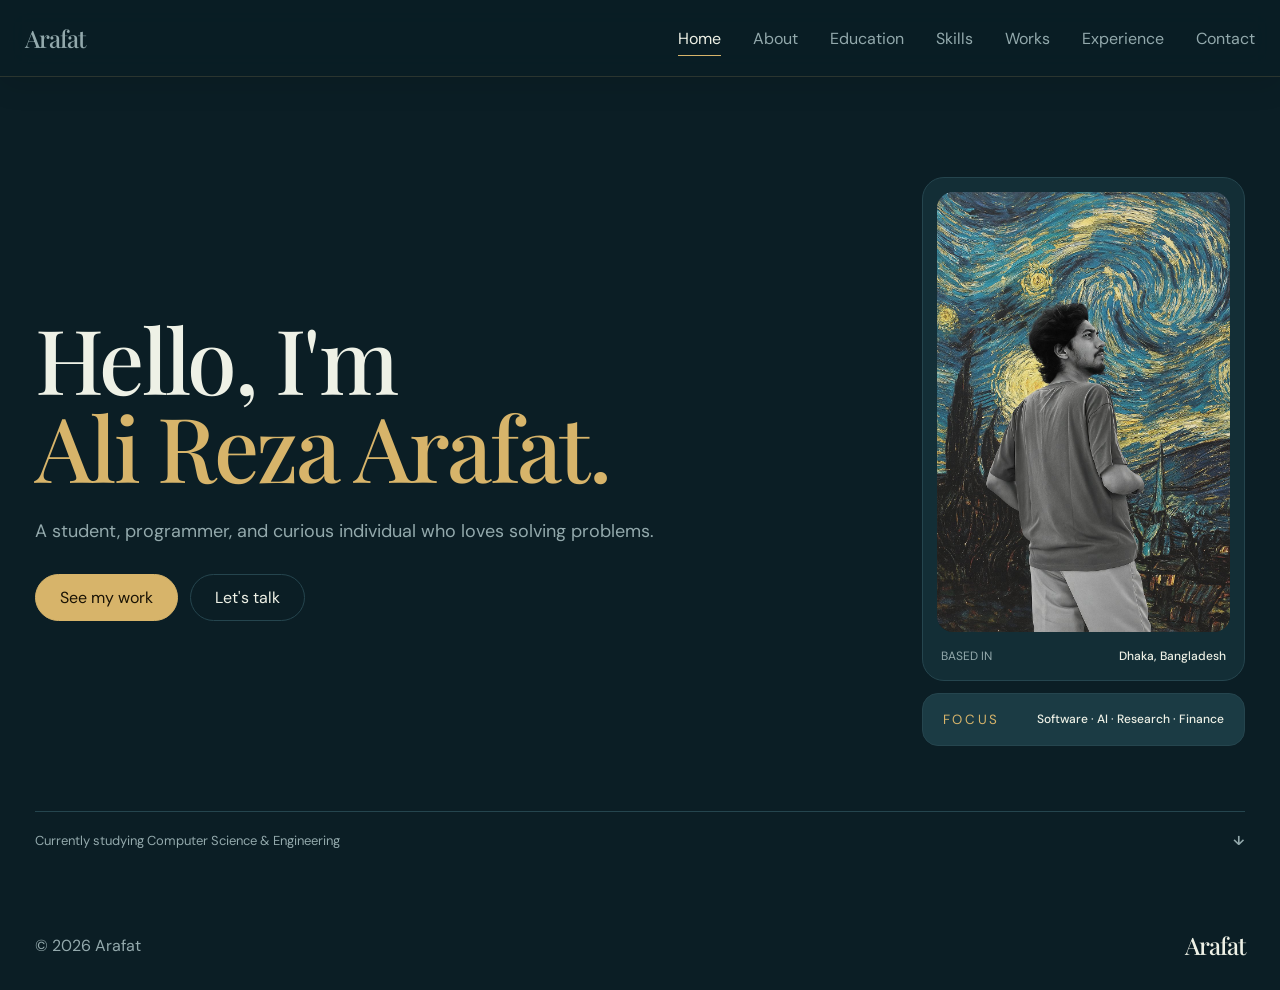
<file: index.html>
<!doctype html>
<html lang="en">
<head>
<meta charset="UTF-8">
<meta name="viewport" content="width=device-width,initial-scale=1">
<title>Arafat — Portfolio</title>
<link rel="preconnect" href="https://fonts.googleapis.com">
<link href="https://fonts.googleapis.com/css2?family=DM+Sans:wght@400;500;600&family=Playfair+Display:wght@500;600&display=swap" rel="stylesheet">
<link rel="stylesheet" href="style.css">
</head>
<body>
<div class="shell">
<header><nav class="nav">
<button class="brand page-link" data-page="home">Arafat</button>
<button class="menu" id="menu">☰</button>
<div class="links" id="links">
<button class="page-link active" data-page="home">Home</button>
<button class="page-link" data-page="about">About</button>
<button class="page-link" data-page="education">Education</button>
<button class="page-link" data-page="skills">Skills</button>
<button class="page-link" data-page="works">Works</button>
<button class="page-link" data-page="experience">Experience</button>
<button class="page-link" data-page="contact">Contact</button>
</div>
</nav></header>

<main>
<section class="page home active-page" id="home"><div class="wrap homegrid">
<div><p class="eyebrow"></p><h1>Hello, I'm<br><span>Ali Reza Arafat.</span></h1><p class="lead">A student, programmer, and curious individual who loves solving problems.</p><div class="actions"><button class="btn dark page-link" data-page="works">See my work</button><button class="btn page-link" data-page="contact">Let's talk</button></div></div>
<div class="side"><div class="profile"><div class="photo"><img src="profile.jpg" alt="Arafat"></div><div class="caption"><span>BASED IN</span><b>Dhaka, Bangladesh</b></div></div><div class="focus"><small>FOCUS</small><b>Software · AI · Research · Finance</b></div></div>
</div><div class="wrap bottom"><span>Currently studying Computer Science & Engineering</span><b>↓</b></div></section>

<section class="page" id="about"><div class="wrap inner"><p class="eyebrow">A LITTLE BIT ABOUT ME</p><h2>About</h2><div class="twocol"><div class="copy"><p>I'm a Computer Science & Engineering student with a strong interest in technology, programming, AI, and research. I enjoy exploring new ideas, learning new things, and solving problems.</p><p>I've worked with C, C++, Java, SQL, HTML, CSS, and JavaScript, and have developed several projects. Beyond programming, I'm also interested in finance, particularly financial engineering, where technology, mathematics, and finance come together.</p></div><div class="cards"><div><strong>CSE</strong><span>Computer Science & Engineering</span></div><div><strong>03+</strong><span>Academic & personal projects</span></div><div><strong>0+</strong><span>Research</span></div></div></div></div></section>

<section class="page" id="education"><div class="wrap inner"><p class="eyebrow">WHERE I LEARNED</p><h2>Education</h2><div class="records">
<article><i>⌂</i><div><h3>B.Sc. in Computer Science & Engineering</h3><p><a href="https://www.uap-bd.edu/" target="_blank" rel="noopener" class="uap-link">University of Asia Pacific (UAP)</a></p><em>Computer Science & Engineering</em></div><time>Present</time></article>
<article><i>◇</i><div><h3>Higher Secondary Certificate</h3><p>Science</p><em>GPA 5.00</em></div><time>Completed</time></article>
<article><i>◇</i><div><h3>Secondary School Certificate</h3><p>Science</p><em>GPA 5.00</em></div><time>Completed</time></article>
</div></div></section>

<section class="page" id="experience"><div class="wrap inner"><p class="eyebrow">WHAT I'VE DONE</p><h2>Experience</h2><div class="records">
<article class="tall"><i>▣</i><div><h3>Student Developer</h3><p>Academic & Personal Projects</p><ul><li>Built programs in C, C++ and Java for algorithms, data structures and OOP.</li><li>Worked with SQL database and developed a database-driven project.</li><li>Designed and developed a responsive personal portfolio website using HTML, CSS, and JavaScript.</li></ul></div><time>Present</time></article>
<article class="tall"><i>▣</i><div><h3>More Projects coming soon</h3><p>Stay Tuned ...</p></li></ul></div><time>⏳</time></article>
</div></div></section>

<section class="page" id="skills"><div class="wrap inner"><p class="eyebrow">THINGS I DO WELL</p><h2>Skills</h2><p class="intro">Technologies and areas I've worked with through university and personal projects.</p><div class="skills">
<span>C</span><span>C++</span><span>Java</span><span>SQL</span><span>HTML</span><span>CSS</span><span>JavaScript</span><span>Python</span><span>Data Structures</span><span>Algorithms</span><span>OOP</span><span>DBMS</span><span>Git & GitHub</span><span>AI Tools</span><span>Canva</span><span>CP</span><span>Problem Solving</span>
</div></div></section>

<section class="page" id="works"><div class="wrap inner"><p class="eyebrow">STUFF I MADE</p><h2>Works</h2><p class="intro">Projects I've built through university and personal practice. Replace the placeholder Drive links with your own project links.</p><div class="projects">
<article class="project-card"><small>01</small><h3>Smart Skill Analysis & Career Management System</h3><p>DBMS project for skill-gap analysis, learning-path recommendations and job suitability.</p><label>SQL · DBMS</label><a class="project-link" href="YOUR_GOOGLE_DRIVE_LINK_01" target="_blank" rel="noopener">View work ↗</a></article>
<article class="project-card"><small>02</small><h3>Vehicle Fleet Management System</h3><p>Java-based system for managing vehicles, drivers, and fleet operations efficiently.</p><label>JAVA · OOP</label><a class="project-link" href="YOUR_GOOGLE_DRIVE_LINK_02" target="_blank" rel="noopener">View work ↗</a></article>
<article class="project-card"><small>03</small><h3>Personal Portfolio</h3><p>A responsive portfolio built with separate HTML, CSS and JavaScript.</p><label>HTML · CSS · JS</label><a class="project-link" href="YOUR_GOOGLE_DRIVE_LINK_03" target="_blank" rel="noopener">View work ↗</a></article>
<article class="project-card"><small>04</small><h3>Loading ... ⏳</h3><p></p><label></label><a class="project-link" href="YOUR_GOOGLE_DRIVE_LINK_04" target="_blank" rel="noopener"> ↗</a></article>
<article class="project-card"><small>05</small><h3>Loading ... ⏳</h3><p></p><label></label><a class="project-link" href="YOUR_GOOGLE_DRIVE_LINK_05" target="_blank" rel="noopener"> ↗</a></article>
<article class="project-card"><small>06</small><h3>Loading ... ⏳</h3><p></p><label></label><a class="project-link" href="YOUR_GOOGLE_DRIVE_LINK_06" target="_blank" rel="noopener"> ↗</a></article>
</div></div></section>

<section class="page" id="contact"><div class="wrap inner"><p class="eyebrow">SAY HELLO</p><h2>Contact</h2><p class="contactlead">Have a project or just want to talk? Reach out anytime.</p><div class="contact">
<a href="mailto:XXX007@gmail.com"><i>✉</i><div><small>EMAIL</small><b>XXX007@gmail.com</b></div></a>
<a href="tel:+8801756291XXX"><i>⌕</i><div><small>PHONE</small><b>+880 1756291XXX</b></div></a>
<a href="https://wa.me/8801756291XXX"><i>◌</i><div><small>WHATSAPP</small><b>+880 1756291XXX</b></div></a>
<div><i>⌖</i><div><small>LOCATION</small><b>Dhaka, Bangladesh</b></div></div>
</div>
<div class="social-row" aria-label="Social links">
<a class="social-icon github" href="https://github.com/alirezaarafat" target="_blank" rel="noopener" aria-label="GitHub">
<svg viewBox="0 0 24 24" aria-hidden="true"><path d="M12 .5a12 12 0 0 0-3.79 23.39c.6.11.82-.26.82-.58v-2.04c-3.34.73-4.04-1.61-4.04-1.61-.55-1.39-1.34-1.76-1.34-1.76-1.09-.75.08-.74.08-.74 1.2.09 1.84 1.23 1.84 1.23 1.07 1.83 2.8 1.3 3.49.99.11-.77.42-1.3.76-1.6-2.67-.3-5.47-1.34-5.47-5.95 0-1.31.47-2.38 1.23-3.22-.12-.3-.53-1.52.12-3.17 0 0 1-.32 3.3 1.23a11.5 11.5 0 0 1 6 0c2.3-1.55 3.3-1.23 3.3-1.23.65 1.65.24 2.87.12 3.17.76.84 1.23 1.91 1.23 3.22 0 4.62-2.81 5.64-5.49 5.94.43.37.81 1.1.81 2.22v3.28c0 .32.22.7.83.58A12 12 0 0 0 12 .5Z"/></svg></a>
<a class="social-icon linkedin" href="https://www.linkedin.com/in/YOUR-USERNAME" target="_blank" rel="noopener" aria-label="LinkedIn">
<svg viewBox="0 0 24 24" aria-hidden="true"><path d="M6.5 8.25H3.25V21H6.5V8.25ZM4.88 3A1.88 1.88 0 1 0 4.88 6.75 1.88 1.88 0 0 0 4.88 3ZM21 13.7C21 9.86 18.96 8.07 16.25 8.07c-2.21 0-3.2 1.21-3.75 2.06V8.25H9.25V21H12.5V14.7c0-1.66.31-3.27 2.38-3.27 2.04 0 2.06 1.9 2.06 3.38V21H20.2V14.02C20.2 13.91 20.2 13.8 21 13.7Z"/></svg></a>
<a class="social-icon facebook" href="https://facebook.com/YOUR-USERNAME" target="_blank" rel="noopener" aria-label="Facebook">
<svg viewBox="0 0 24 24" aria-hidden="true"><path d="M13.5 21v-8h2.7l.4-3h-3.1V8.1c0-.87.24-1.46 1.5-1.46h1.7V4a22 22 0 0 0-2.48-.13c-2.45 0-4.12 1.5-4.12 4.25V10H7.35v3h2.75v8h3.4Z"/></svg></a>
<a class="social-icon telegram" href="https://t.me/YOUR-USERNAME" target="_blank" rel="noopener" aria-label="Telegram">
<svg viewBox="0 0 24 24" aria-hidden="true"><path d="m21.5 4.5-3.2 15.1c-.24 1.07-.87 1.33-1.76.83l-4.84-3.57-2.34 2.25c-.26.26-.48.48-.98.48l.35-4.93 8.97-8.1c.39-.35-.08-.55-.61-.2L6 13.4 1.25 11.9c-1.03-.32-1.05-1.03.22-1.52L20.04 3.1c.87-.32 1.63.2 1.46 1.4Z"/></svg></a>
</div>
</div></section>
</main>
<footer><span>© <span id="year"></span> Arafat</span><button class="brand page-link" data-page="home">Arafat</button></footer>
</div>
<script src="script.js"></script>
</body></html>
</file>
<file: style.css>
*{box-sizing:border-box}
:root{
  --bg:#0b1e25;
  --surface:#132e36;
  --surface2:#1b3b44;
  --line:#25454e;
  --ink:#eef1e6;
  --muted:#93a9ac;
  --gold:#d7b46a;
  --gold-soft:#8e764a;
  --serif:"Playfair Display",Georgia,serif;
  --sans:"DM Sans",Arial,sans-serif;
}
html,body{margin:0;min-height:100%;font-family:var(--sans)}
body{background:var(--bg);color:var(--ink)}
button,a{font:inherit}

.shell{padding:0 10px;background:var(--bg);min-height:100vh}
.nav{height:76px;width:min(calc(100% - 50px),1250px);margin:auto;display:flex;align-items:center;justify-content:space-between}
header{position:fixed;z-index:20;top:0;left:0;right:0;background:rgba(11,30,37,.62);backdrop-filter:blur(14px) saturate(120%);-webkit-backdrop-filter:blur(14px) saturate(120%);border-bottom:1px solid rgba(215,180,106,.16);box-shadow:0 8px 30px rgba(0,0,0,.10)}
.brand{border:0;background:none;font:500 24px var(--serif);color:var(--ink);letter-spacing:-.04em;cursor:pointer}
.links{display:flex;gap:32px}
.page-link{border:0;background:none;color:var(--muted);cursor:pointer;padding:7px 0;position:relative;transition:color .2s}
.links .page-link:after{content:"";position:absolute;bottom:0;left:0;right:100%;height:1px;background:var(--gold);transition:.25s}
.links .page-link:hover,.links .active{color:var(--ink)}
.links .page-link:hover:after,.links .active:after{right:0}
.menu{display:none;border:1px solid var(--line);background:var(--surface);color:var(--ink);border-radius:50%;width:42px;height:42px}

main{padding-top:76px}
.page{display:none;background:var(--bg);min-height:calc(100vh - 76px)}
.page.active-page{display:block;animation:in .35s ease}
@keyframes in{from{opacity:0;transform:translateY(10px)}to{opacity:1;transform:none}}

.wrap{width:min(calc(100% - 50px),1250px);margin:auto}

.home{position:relative}
.homegrid{min-height:calc(100vh - 165px);display:grid;grid-template-columns:1.15fr .85fr;gap:70px;align-items:center;padding:70px 0 35px}
.eyebrow{margin:0 0 13px;color:var(--gold);font-size:11px;font-weight:600;letter-spacing:.34em;text-transform:uppercase}
h1,h2,h3{font-family:var(--serif);font-weight:500;letter-spacing:-.03em;color:var(--ink)}
h1{font-size:clamp(56px,7vw,96px);line-height:.98;margin:0}
h1 span{color:var(--gold)}
h2{font-size:clamp(42px,4.5vw,64px);line-height:1;margin:0 0 50px}
h3{font-size:22px;line-height:1.3;margin:0}
.lead{max-width:640px;color:var(--muted);font-size:18px;line-height:1.75;margin:26px 0}
.actions{display:flex;gap:12px}
.btn{border:1px solid var(--line);border-radius:999px;padding:12px 24px;background:transparent;color:var(--ink);cursor:pointer;transition:.2s}
.btn:hover{border-color:var(--gold);color:var(--gold)}
.btn.dark{background:var(--gold);color:#1a1305;border-color:var(--gold)}
.btn.dark:hover{background:#e6c988;color:#1a1305}

.side{max-width:400px;margin-left:auto}
.profile{background:var(--surface);padding:14px;border:1px solid var(--line);border-radius:22px}
.photo{height:440px;border-radius:16px;overflow:hidden;position:relative;background:var(--bg)}
.photo img{width:100%;height:100%;object-fit:cover;display:block;filter:saturate(1.05)}
.caption{display:flex;justify-content:space-between;padding:16px 4px 2px;color:var(--muted);font-size:12px}
.caption b{color:var(--ink);font-weight:500}
.focus{margin-top:12px;background:var(--surface2);border:1px solid var(--line);color:var(--ink);padding:17px 20px;border-radius:16px;display:flex;justify-content:space-between;gap:20px}
.focus small{color:var(--gold);letter-spacing:.2em}
.focus b{font-size:12px;font-weight:500}

.bottom{border-top:1px solid var(--line);padding:20px 0;display:flex;justify-content:space-between;color:var(--muted);font-size:13px}

.inner{padding:105px 0 110px}
.twocol{display:grid;grid-template-columns:1.25fr .75fr;gap:70px}
.copy{font-size:19px;line-height:1.85;color:var(--muted)}
.copy p{margin:0 0 26px}
.cards{display:grid;gap:14px}
.cards>div{background:var(--surface);border:1px solid var(--line);border-radius:18px;padding:24px}
.cards strong{display:block;font:500 36px var(--serif);color:var(--gold)}
.cards span{color:var(--muted)}

.records{display:grid;gap:16px}
.records article{display:grid;grid-template-columns:44px 1fr auto;gap:18px;padding:28px;background:var(--surface);border:1px solid var(--line);border-radius:18px}
.records i,.contact i{width:42px;height:42px;border-radius:50%;background:var(--surface2);color:var(--gold);display:grid;place-items:center;font-style:normal}
.records p{color:var(--muted);margin:6px 0}
.records em{font-style:normal;color:var(--gold)}
.records time{color:var(--muted);font-size:11px;letter-spacing:.18em;text-transform:uppercase}
.records ul{color:var(--muted);line-height:1.6;padding-left:18px}

.intro,.contactlead{color:var(--muted);font-size:18px;max-width:640px;margin:-25px 0 44px}

.skills{display:flex;flex-wrap:wrap;gap:10px}
.skills span{background:var(--surface);border:1px solid var(--line);border-radius:999px;padding:11px 20px;color:var(--ink);transition:.2s}
.skills span:hover{background:var(--surface2);border-color:var(--gold);transform:translateY(-2px)}

.projects{display:grid;grid-template-columns:repeat(3,1fr);gap:18px}
.projects article{min-height:310px;background:var(--surface);border:1px solid var(--line);border-radius:18px;padding:28px;display:flex;flex-direction:column;transition:.2s}
.projects article:hover{transform:translateY(-4px);border-color:var(--gold-soft)}
.projects small{color:var(--gold);letter-spacing:.24em;margin-bottom:40px}
.projects p{color:var(--muted);line-height:1.65}
.projects label{margin-top:auto;align-self:flex-start;background:var(--surface2);color:var(--gold);border-radius:999px;padding:6px 12px;font-size:11px}

.contact{display:grid;grid-template-columns:repeat(2,1fr);gap:16px}
.contact>a,.contact>div{display:flex;align-items:center;gap:18px;min-height:106px;padding:24px;background:var(--surface);border:1px solid var(--line);border-radius:18px;color:var(--ink);text-decoration:none;transition:.2s}
.contact>a:hover{border-color:var(--gold);transform:translateY(-3px)}
.contact small{display:block;color:var(--muted);letter-spacing:.22em;margin-bottom:4px}
.contact b{font-weight:500}

.social-row{display:flex;gap:14px;margin-top:30px;justify-content:center;flex-wrap:wrap}
.social-row a{width:52px;height:52px;border-radius:50%;display:flex;align-items:center;justify-content:center;background:rgba(27,59,68,.78);border:1px solid rgba(215,180,106,.28);color:var(--gold);text-decoration:none;transition:transform .22s ease,background .22s ease,color .22s ease,border-color .22s ease,box-shadow .22s ease}
.social-row a svg{width:22px;height:22px;fill:currentColor;display:block}
.social-row a.github{color:#f0d48a}.social-row a.linkedin{color:#6fb6d0}.social-row a.facebook{color:#8fb9c1}.social-row a.telegram{color:#78b9c7}
.social-row a:hover{background:var(--surface2);border-color:var(--gold);color:var(--gold);transform:translateY(-4px);box-shadow:0 8px 18px rgba(0,0,0,.22)}

footer{height:90px;display:flex;align-items:center;justify-content:space-between;width:min(calc(100% - 50px),1250px);margin:auto;color:var(--muted)}
footer .brand{color:var(--ink)}

@media(max-width:900px){
  .links{gap:16px}
  .homegrid,.twocol{grid-template-columns:1fr}
  .side{margin:0}
  .projects{grid-template-columns:repeat(2,1fr)}
}
@media(max-width:700px){
  .nav,.wrap,footer{width:calc(100% - 30px)}
  .nav{height:64px}
  main{padding-top:64px}
  .page{min-height:calc(100vh - 64px)}
  .menu{display:block}
  .links{display:none;position:absolute;top:70px;left:15px;right:15px;background:var(--surface);padding:8px;border:1px solid var(--line);border-radius:16px;box-shadow:0 15px 35px #00000055;flex-direction:column;gap:0}
  .links.open{display:flex}
  .links .page-link{text-align:left;padding:12px 14px}
  .links .page-link:after{display:none}
  .homegrid{padding:55px 0 30px;gap:40px}
  .photo{height:320px}
  .inner{padding:70px 0 85px}
  h2{margin-bottom:38px}
  .records article{grid-template-columns:44px 1fr}
  .records time{grid-column:2}
  .projects,.contact{grid-template-columns:1fr}
  .lead{font-size:16px}
  .bottom{font-size:12px}
}


/* Portfolio-specific refinements */
.uap-link{color:var(--ink);text-decoration:none;transition:color .2s ease;border-bottom:1px solid transparent}
.uap-link:hover{color:var(--gold);border-bottom-color:var(--gold)}
.project-card{position:relative}
.project-link{margin-top:16px;align-self:flex-start;color:var(--gold);text-decoration:none;font-size:13px;font-weight:500;letter-spacing:.02em;transition:transform .2s ease,color .2s ease}
.project-link:hover{color:var(--ink);transform:translateX(3px)}
@media(max-width:700px){.links{background:rgba(19,46,54,.82);backdrop-filter:blur(14px);-webkit-backdrop-filter:blur(14px)}}
</file>
